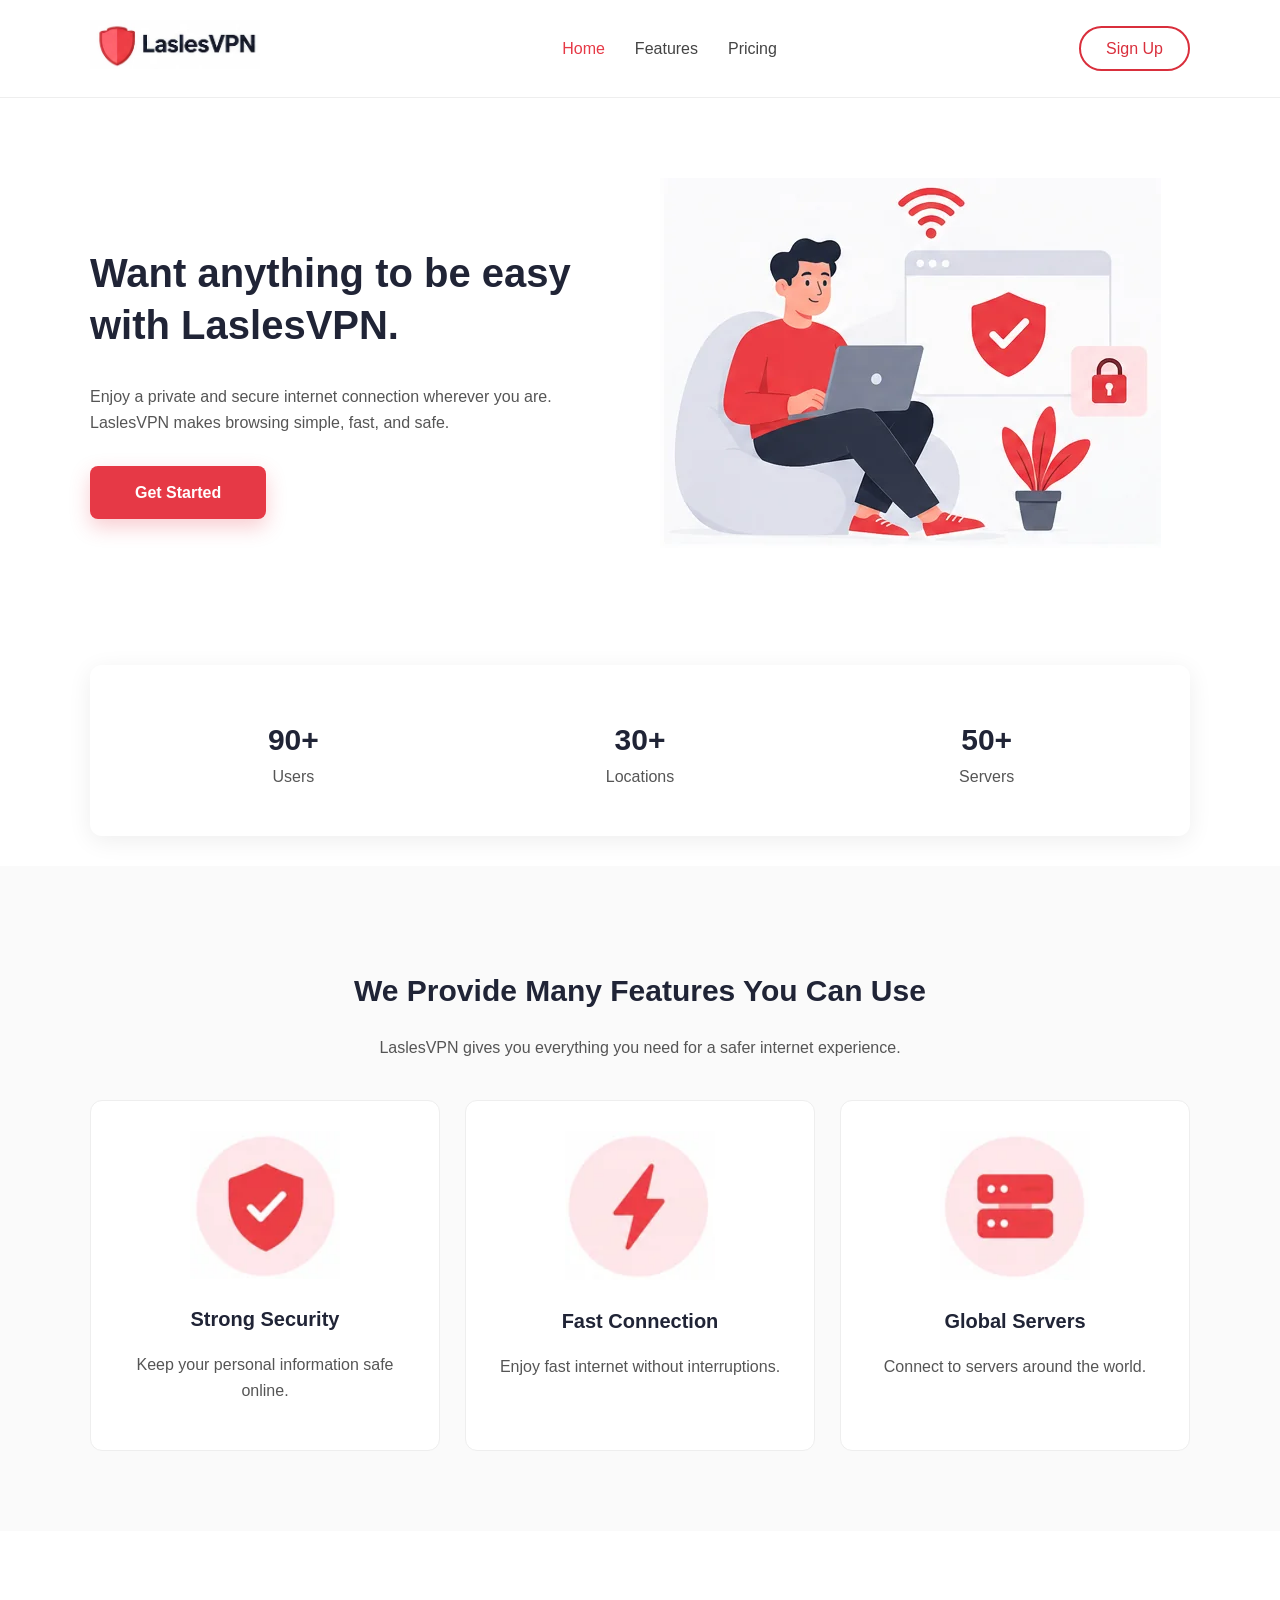
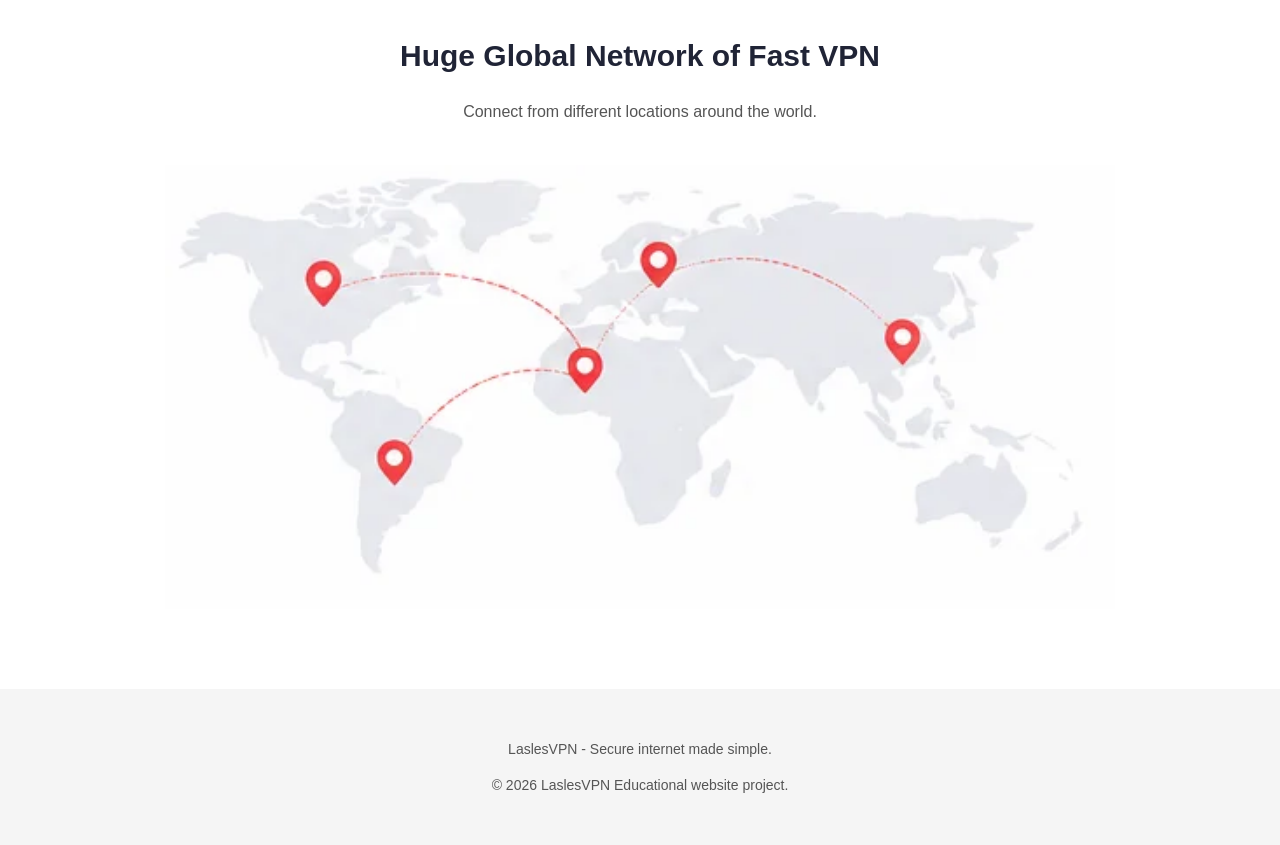
<file: mtm6201-midterm/index.html>
<!DOCTYPE html>
<html lang="en">
<head>
  <meta charset="UTF-8">
  <meta name="viewport" content="width=device-width, initial-scale=1.0">
  <meta name="description" content="LaslesVPN - A fast and secure VPN service.">
  <title>LaslesVPN - Home</title>
  <link rel="stylesheet" href="CSS/main.css">
</head>

<body>

  <a href="#main-content" class="skip-link">Skip to main content</a>

  <header>
    <div class="container header-content">

      <a href="index.html" class="logo">
        <picture>
          <source media="(min-width: 600px)" srcset="images/logo-large.webp">
          <img src="images/logo-small.webp" alt="LaslesVPN logo">
        </picture>
      </a>

      <nav aria-label="Main navigation">
        <ul>
          <li><a href="index.html" class="active">Home</a></li>
          <li><a href="features.html">Features</a></li>
          <li><a href="pricing.html">Pricing</a></li>
        </ul>
      </nav>

      <a href="pricing.html" class="nav-button">Sign Up</a>

    </div>
  </header>

  <main id="main-content">

    <section class="hero">
      <div class="container hero-content">

        <div class="hero-text">
          <h1>Want anything to be easy with LaslesVPN.</h1>

          <p>
            Enjoy a private and secure internet connection
            wherever you are. LaslesVPN makes browsing
            simple, fast, and safe.
          </p>

          <a href="pricing.html" class="button">Get Started</a>
        </div>

        <div class="hero-image">
          <picture>
            <source media="(min-width: 600px)" srcset="images/hero-illustration-large.webp">
            <img src="images/hero-illustration-small.webp"
                 alt="Person using a laptop with VPN security">
          </picture>
        </div>

      </div>
    </section>

    <section class="stats">
      <div class="container stats-content">

        <div class="stat">
          <h2>90+</h2>
          <p>Users</p>
        </div>

        <div class="stat">
          <h2>30+</h2>
          <p>Locations</p>
        </div>

        <div class="stat">
          <h2>50+</h2>
          <p>Servers</p>
        </div>

      </div>
    </section>

    <section class="features">
      <div class="container">

        <h2>We Provide Many Features You Can Use</h2>

        <p class="section-text">
          LaslesVPN gives you everything you need
          for a safer internet experience.
        </p>

        <div class="feature-list">

          <article class="feature-card">
            <img src="images/feature-security-small.webp"
                 srcset="images/feature-security-small.webp 240w, images/feature-security-large.webp 400w"
                 sizes="(max-width: 600px) 120px, 150px"
                 alt="Security shield">
            <h3>Strong Security</h3>
            <p>Keep your personal information safe online.</p>
          </article>

          <article class="feature-card">
            <img src="images/feature-speed-small.webp"
                 srcset="images/feature-speed-small.webp 240w, images/feature-speed-large.webp 400w"
                 sizes="(max-width: 600px) 120px, 150px"
                 alt="Fast connection icon">
            <h3>Fast Connection</h3>
            <p>Enjoy fast internet without interruptions.</p>
          </article>

          <article class="feature-card">
            <img src="images/feature-server-small.webp"
                 srcset="images/feature-server-small.webp 240w, images/feature-server-large.webp 400w"
                 sizes="(max-width: 600px) 120px, 150px"
                 alt="VPN server icon">
            <h3>Global Servers</h3>
            <p>Connect to servers around the world.</p>
          </article>

        </div>

      </div>
    </section>

    <section class="network">
      <div class="container">

        <h2>Huge Global Network of Fast VPN</h2>

        <p class="section-text">
          Connect from different locations around the world.
        </p>

        <picture>
          <source media="(min-width: 600px)" srcset="images/global-network-large.webp">
          <img src="images/global-network-small.webp"
               alt="World map showing VPN server connections">
        </picture>

      </div>
    </section>

  </main>

  <footer>
    <div class="container">
      <p>LaslesVPN - Secure internet made simple.</p>
      <p>&copy; 2026 LaslesVPN Educational website project.</p>
    </div>
  </footer>

</body>
</html>
</file>
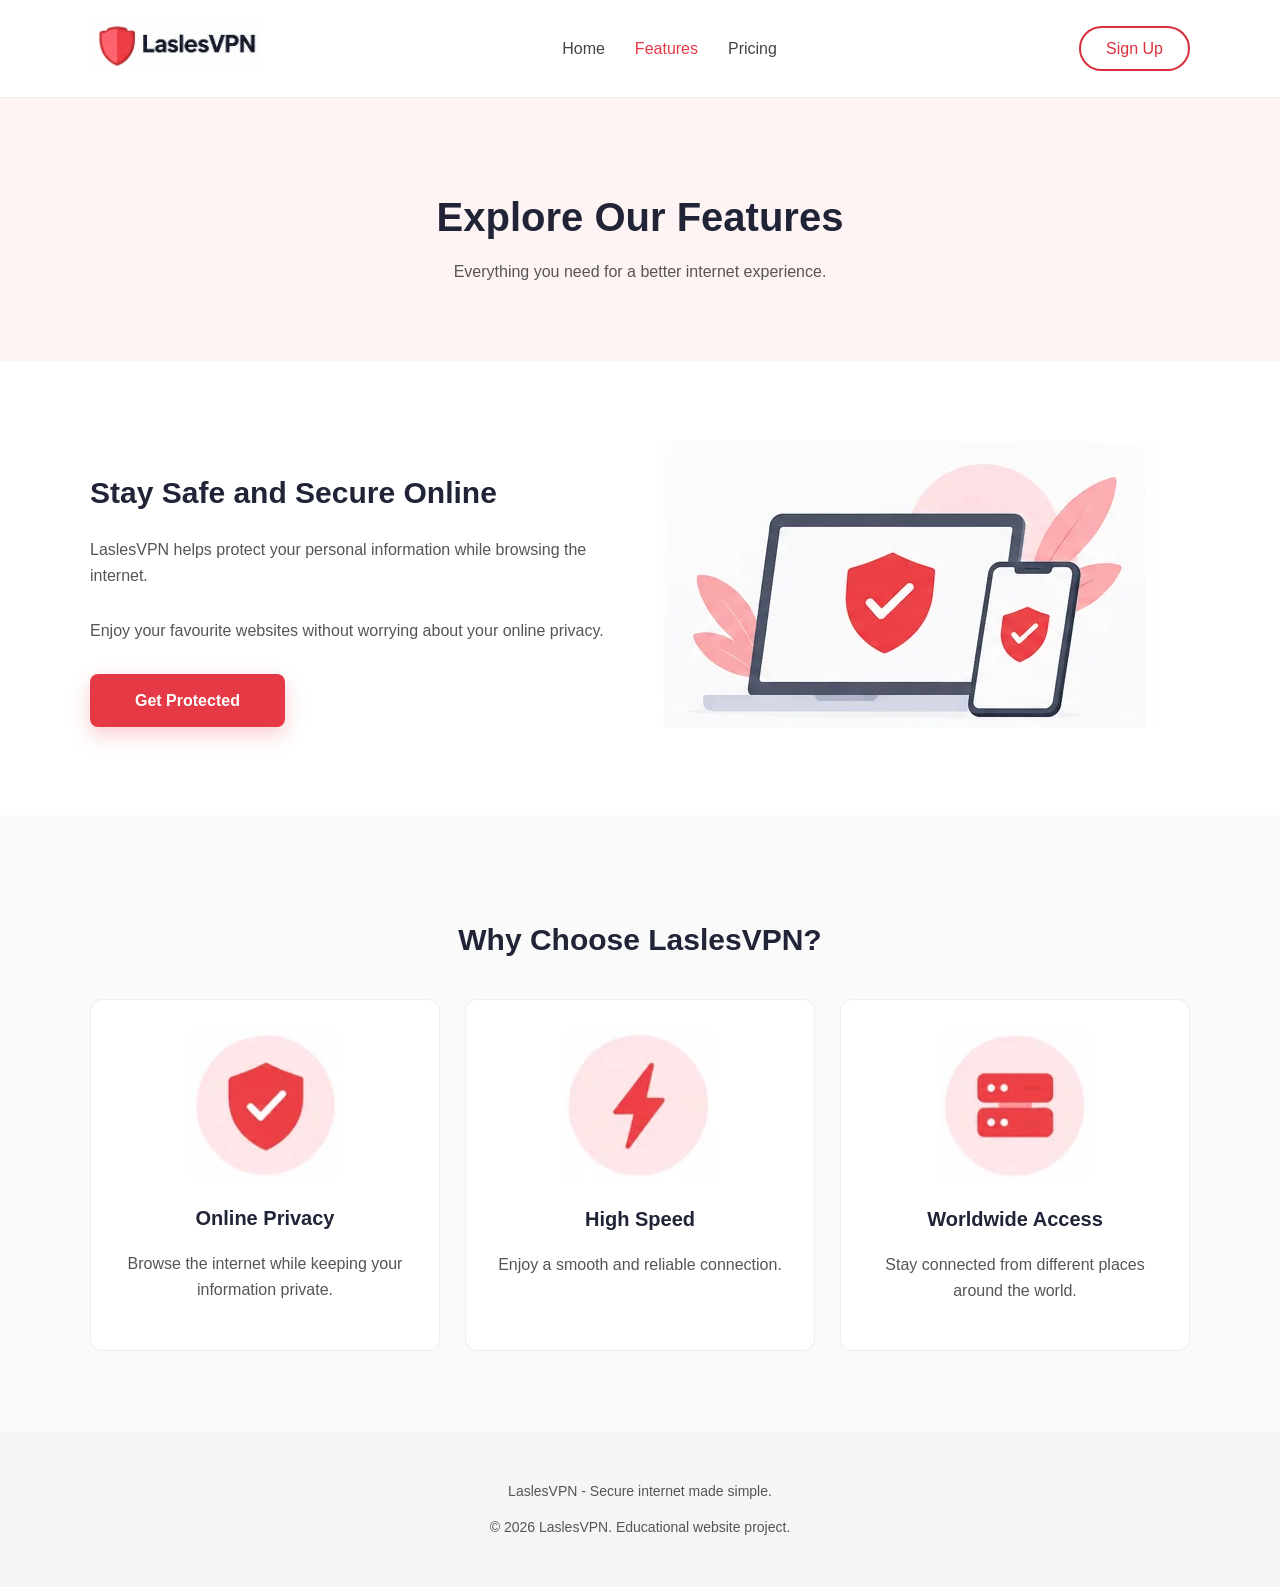
<file: mtm6201-midterm/features.html>
<!DOCTYPE html>
<html lang="en">
<head>
  <meta charset="UTF-8">
  <meta name="viewport" content="width=device-width, initial-scale=1.0">
  <meta name="description" content="Explore the features of LaslesVPN.">
  <title>LaslesVPN - Features</title>
  <link rel="stylesheet" href="CSS/main.css">
</head>

<body>

  <a href="#main-content" class="skip-link">Skip to main content</a>

  <header>
    <div class="container header-content">

      <a href="index.html" class="logo">
        <picture>
          <source media="(min-width: 600px)" srcset="images/logo-large.webp">
          <img src="images/logo-small.webp" alt="LaslesVPN logo">
        </picture>
      </a>

      <nav aria-label="Main navigation">
        <ul>
          <li><a href="index.html">Home</a></li>
          <li><a href="features.html" class="active">Features</a></li>
          <li><a href="pricing.html">Pricing</a></li>
        </ul>
      </nav>

      <a href="pricing.html" class="nav-button">Sign Up</a>

    </div>
  </header>

  <main id="main-content">

    <section class="page-heading">
      <div class="container">
        <h1>Explore Our Features</h1>
        <p>Everything you need for a better internet experience.</p>
      </div>
    </section>

    <section class="hero">
      <div class="container hero-content">

        <div class="hero-text">
          <h2>Stay Safe and Secure Online</h2>

          <p>
            LaslesVPN helps protect your personal
            information while browsing the internet.
          </p>

          <p>
            Enjoy your favourite websites without
            worrying about your online privacy.
          </p>

          <a href="pricing.html" class="button">Get Protected</a>
        </div>

        <div class="hero-image">
          <picture>
            <source media="(min-width: 600px)" srcset="images/devices-large.webp">
            <img src="images/devices-small.webp"
                 alt="Laptop and phone protected with VPN security">
          </picture>
        </div>

      </div>
    </section>

    <section class="features">
      <div class="container">

        <h2>Why Choose LaslesVPN?</h2>

        <div class="feature-list">

          <article class="feature-card">
            <img src="images/feature-security-small.webp"
                 srcset="images/feature-security-small.webp 240w, images/feature-security-large.webp 400w"
                 sizes="(max-width: 600px) 120px, 150px"
                 alt="Security shield">
            <h3>Online Privacy</h3>
            <p>Browse the internet while keeping your information private.</p>
          </article>

          <article class="feature-card">
            <img src="images/feature-speed-small.webp"
                 srcset="images/feature-speed-small.webp 240w, images/feature-speed-large.webp 400w"
                 sizes="(max-width: 600px) 120px, 150px"
                 alt="Fast connection icon">
            <h3>High Speed</h3>
            <p>Enjoy a smooth and reliable connection.</p>
          </article>

          <article class="feature-card">
            <img src="images/feature-server-small.webp"
                 srcset="images/feature-server-small.webp 240w, images/feature-server-large.webp 400w"
                 sizes="(max-width: 600px) 120px, 150px"
                 alt="Server icon">
            <h3>Worldwide Access</h3>
            <p>Stay connected from different places around the world.</p>
          </article>

        </div>

      </div>
    </section>

  </main>

  <footer>
    <div class="container">
      <p>LaslesVPN - Secure internet made simple.</p>
      <p>&copy; 2026 LaslesVPN. Educational website project.</p>
    </div>
  </footer>

</body>
</html>
</file>
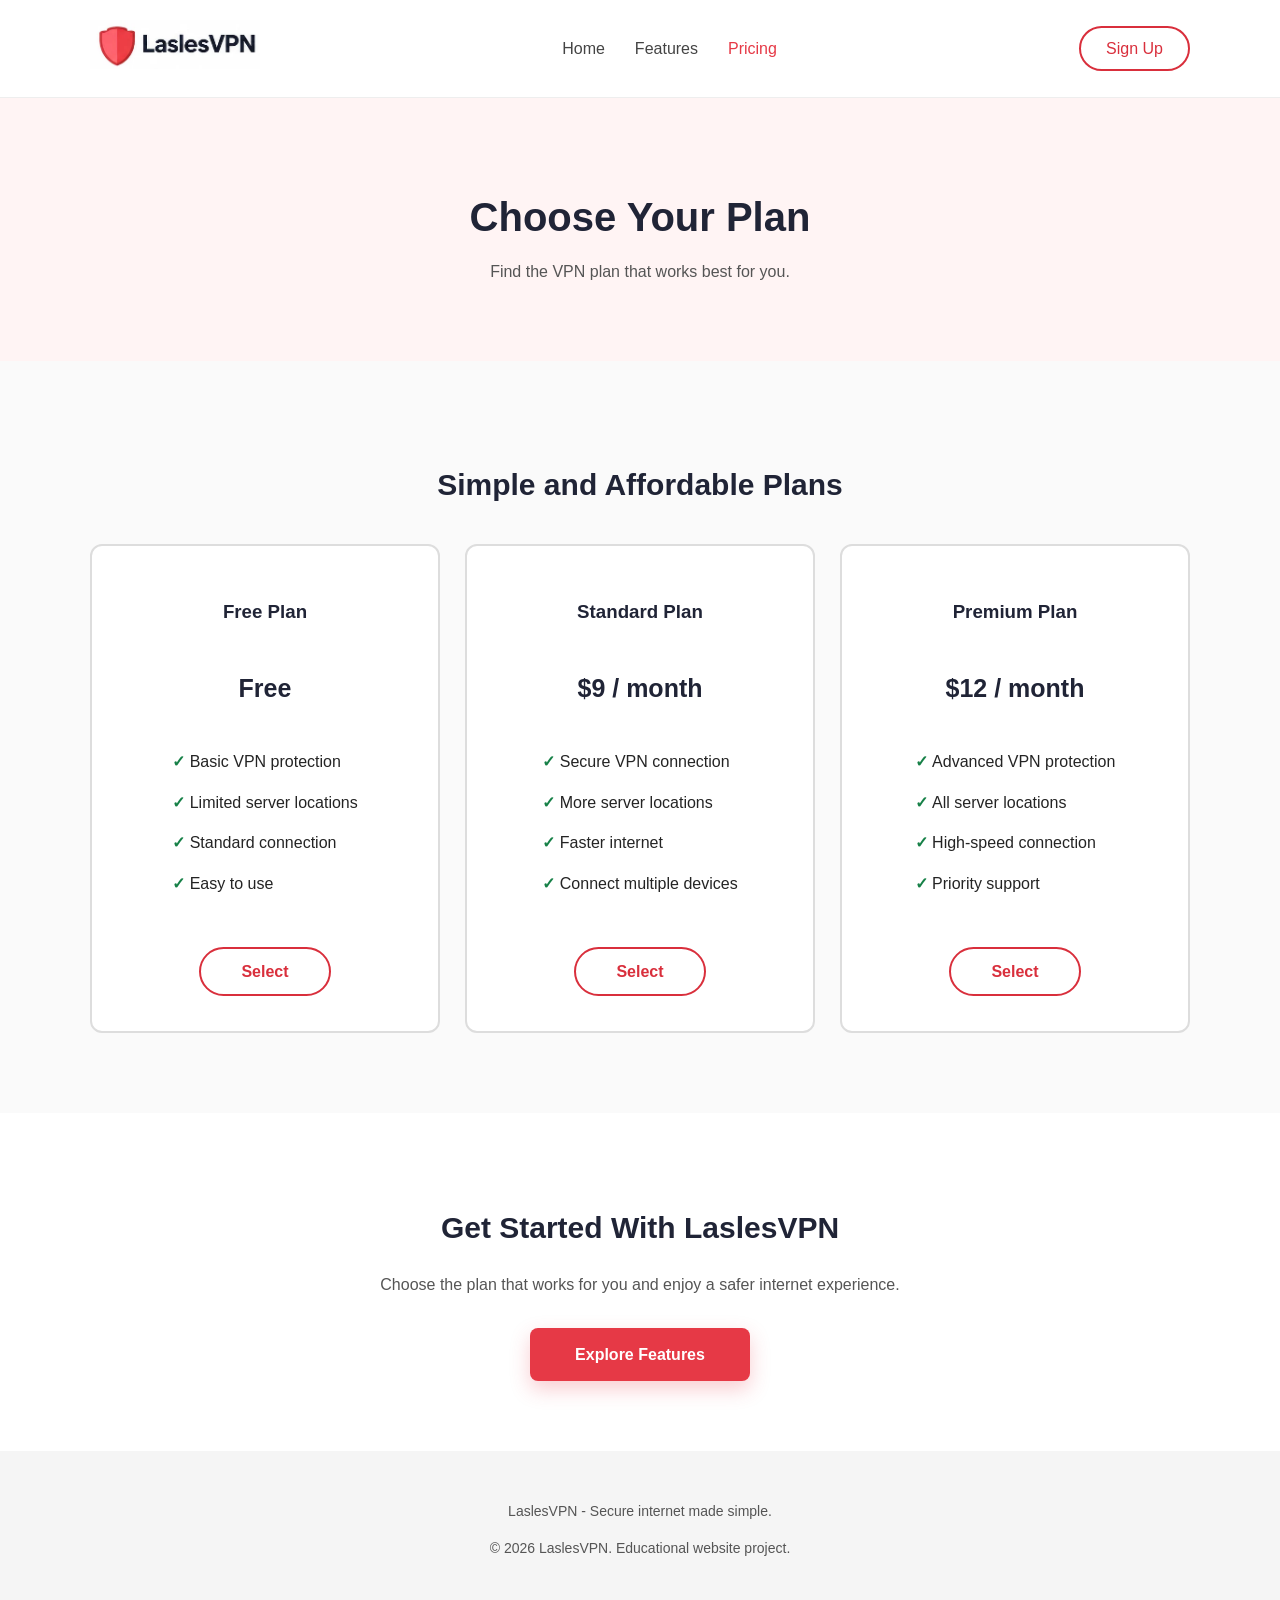
<file: mtm6201-midterm/pricing.html>
<!DOCTYPE html>
<html lang="en">
<head>
  <meta charset="UTF-8">
  <meta name="viewport" content="width=device-width, initial-scale=1.0">
  <meta name="description" content="View the LaslesVPN plans.">
  <title>LaslesVPN - Pricing</title>
  <link rel="stylesheet" href="CSS/main.css">
</head>

<body>

  <a href="#main-content" class="skip-link">Skip to main content</a>

  <header>
    <div class="container header-content">

      <a href="index.html" class="logo">
        <picture>
          <source media="(min-width: 600px)" srcset="images/logo-large.webp">
          <img src="images/logo-small.webp" alt="LaslesVPN logo">
        </picture>
      </a>

      <nav aria-label="Main navigation">
        <ul>
          <li><a href="index.html">Home</a></li>
          <li><a href="features.html">Features</a></li>
          <li><a href="pricing.html" class="active">Pricing</a></li>
        </ul>
      </nav>

      <a href="#plans" class="nav-button">Sign Up</a>

    </div>
  </header>

  <main id="main-content">

    <section class="page-heading">
      <div class="container">
        <h1>Choose Your Plan</h1>
        <p>Find the VPN plan that works best for you.</p>
      </div>
    </section>

    <section class="pricing" id="plans">
      <div class="container">

        <h2>Simple and Affordable Plans</h2>

        <div class="pricing-list">

          <article class="pricing-card">
            <h3>Free Plan</h3>
            <p class="price">Free</p>

            <ul>
              <li>Basic VPN protection</li>
              <li>Limited server locations</li>
              <li>Standard connection</li>
              <li>Easy to use</li>
            </ul>

            <a href="mailto:hello@example.com?subject=Free%20Plan"
               class="select-button">Select</a>
          </article>

          <article class="pricing-card">
            <h3>Standard Plan</h3>
            <p class="price">$9 / month</p>

            <ul>
              <li>Secure VPN connection</li>
              <li>More server locations</li>
              <li>Faster internet</li>
              <li>Connect multiple devices</li>
            </ul>

            <a href="mailto:hello@example.com?subject=Standard%20Plan"
               class="select-button">Select</a>
          </article>

          <article class="pricing-card">
            <h3>Premium Plan</h3>
            <p class="price">$12 / month</p>

            <ul>
              <li>Advanced VPN protection</li>
              <li>All server locations</li>
              <li>High-speed connection</li>
              <li>Priority support</li>
            </ul>

            <a href="mailto:hello@example.com?subject=Premium%20Plan"
               class="select-button">Select</a>
          </article>

        </div>

      </div>
    </section>

    <section class="contact">
      <div class="container">

        <h2>Get Started With LaslesVPN</h2>

        <p>
          Choose the plan that works for you
          and enjoy a safer internet experience.
        </p>

        <a href="features.html" class="button">Explore Features</a>

      </div>
    </section>

  </main>

  <footer>
    <div class="container">
      <p>LaslesVPN - Secure internet made simple.</p>
      <p>&copy; 2026 LaslesVPN. Educational website project.</p>
    </div>
  </footer>

</body>
</html>
</file>
<file: mtm6201-midterm/CSS/main.css>
* {
  box-sizing: border-box;
}

html {
  scroll-behavior: smooth;
}

body {
  margin: 0;
  font-family: Arial, sans-serif;
  color: #242424;
  background-color: white;
  line-height: 1.6;
}

.container {
  width: 90%;
  max-width: 1100px;
  margin: 0 auto;
}

h1, h2, h3 {
  line-height: 1.3;
  color: #202436;
}

h1 {
  font-size: 40px;
}

h2 {
  font-size: 30px;
}

p {
  color: #555555;
}

img {
  max-width: 100%;
  height: auto;
}


.skip-link {
  position: absolute;
  top: -100px;
  left: 10px;
  background-color: white;
  color: black;
  padding: 10px;
  z-index: 10;
}

.skip-link:focus {
  top: 10px;
}

a:focus-visible {
  outline: 3px solid #202436;
  outline-offset: 4px;
}


header {
  background-color: white;
  padding: 20px 0;
  border-bottom: 1px solid #eeeeee;
}

.header-content {
  display: flex;
  justify-content: space-between;
  align-items: center;
  gap: 20px;
}

.logo img {
  width: 170px;
}

nav ul {
  list-style: none;
  display: flex;
  gap: 30px;
  padding: 0;
  margin: 0;
}

nav a {
  text-decoration: none;
  color: #444444;
}

nav a:hover,
nav .active {
  color: #e63946;
}

.nav-button {
  text-decoration: none;
  color: #d92f3c;
  border: 2px solid #d92f3c;
  border-radius: 25px;
  padding: 8px 25px;
}

.nav-button:hover {
  color: white;
  background-color: #d92f3c;
}



.button {
  display: inline-block;
  padding: 14px 45px;
  color: white;
  background-color: #e63946;
  text-decoration: none;
  border-radius: 8px;
  font-weight: bold;
  box-shadow: 0 8px 20px #e6394640;
  transition: background-color 0.3s, transform 0.3s;
}

.button:hover {
  background-color: #b91f2c;
  transform: translateY(-4px);
}


.hero {
  padding: 80px 0;
}

.hero-content {
  display: flex;
  align-items: center;
  gap: 40px;
}

.hero-text {
  flex: 1;
}

.hero-text p {
  margin-bottom: 30px;
}

.hero-image {
  flex: 1;
}


.hero-image img {
  animation: fade-in 1.5s ease;
}

@keyframes fade-in {
  from {
    opacity: 0;
    transform: translateY(30px);
  }

  to {
    opacity: 1;
    transform: translateY(0);
  }
}


.stats {
  padding: 30px 0;
}

.stats-content {
  display: flex;
  justify-content: space-around;
  text-align: center;
  border-radius: 12px;
  padding: 30px;
  box-shadow: 0 5px 25px #00000012;
}

.stat {
  flex: 1;
}

.stat h2 {
  margin-bottom: 0;
}

.stat p {
  margin-top: 5px;
}


.features {
  padding: 80px 0;
  text-align: center;
  background-color: #fafafa;
}

.section-text {
  max-width: 550px;
  margin: 0 auto 40px;
}

.feature-list {
  display: grid;
  grid-template-columns: repeat(3, 1fr);
  gap: 25px;
  margin-top: 40px;
}

.feature-card {
  padding: 30px 20px;
  border: 1px solid #eeeeee;
  border-radius: 12px;
  background-color: white;
  transition: transform 0.3s, box-shadow 0.3s;
}

.feature-card img {
  width: 150px;
}

.feature-card h3 {
  font-size: 20px;
}



.feature-card:hover {
  transform: translateY(-10px);
  box-shadow: 0 10px 25px #00000015;
}


.network {
  padding: 80px 0;
  text-align: center;
}

.network img {
  display: block;
  width: 100%;
  max-width: 950px;
  margin: 40px auto 0;
}



.page-heading {
  background-color: #fff4f4;
  padding: 60px 0;
  text-align: center;
}

.page-heading h1 {
  margin-bottom: 10px;
}


.pricing {
  padding: 80px 0;
  text-align: center;
  background-color: #fafafa;
}

.pricing-list {
  display: grid;
  grid-template-columns: repeat(3, 1fr);
  gap: 25px;
  margin-top: 40px;
}

.pricing-card {
  background-color: white;
  padding: 35px 25px;
  border: 2px solid #dddddd;
  border-radius: 12px;
  display: flex;
  flex-direction: column;
  align-items: center;
}

.pricing-card:hover {
  border-color: #e63946;
}

.price {
  font-size: 25px;
  font-weight: bold;
  color: #202436;
}

.pricing-card ul {
  list-style: none;
  padding: 0;
  margin-bottom: 35px;
  text-align: left;
}

.pricing-card li {
  margin-bottom: 15px;
}

.pricing-card li::before {
  content: "✓ ";
  color: #168047;
  font-weight: bold;
}

.select-button {
  display: inline-block;
  margin-top: auto;
  padding: 10px 40px;
  border: 2px solid #d92f3c;
  border-radius: 25px;
  color: #d92f3c;
  text-decoration: none;
  font-weight: bold;
}

.select-button:hover {
  background-color: #d92f3c;
  color: white;
}


.contact {
  padding: 70px 0;
  text-align: center;
}

.contact p {
  margin-bottom: 30px;
}


footer {
  background-color: #f5f5f5;
  padding: 35px 0;
  text-align: center;
}

footer p {
  font-size: 14px;
}


@media screen and (max-width: 900px) {

  .hero-content {
    flex-direction: column;
    text-align: center;
  }

  .hero-text {
    max-width: 600px;
  }

  .hero-image {
    max-width: 550px;
  }

  .feature-list,
  .pricing-list {
    grid-template-columns: repeat(2, 1fr);
  }

}


@media screen and (max-width: 600px) {

  h1 {
    font-size: 30px;
  }

  h2 {
    font-size: 25px;
  }

  .header-content {
    flex-direction: column;
  }

  nav ul {
    gap: 20px;
  }

  .nav-button {
    display: none;
  }

  .hero {
    padding: 40px 0;
  }

  .features,
  .network,
  .pricing {
    padding: 50px 0;
  }

  .stats-content {
    flex-direction: column;
    gap: 15px;
  }

  .feature-list,
  .pricing-list {
    grid-template-columns: 1fr;
  }

  .page-heading {
    padding: 35px 0;
  }

}


@media (prefers-reduced-motion: reduce) {

  html {
    scroll-behavior: auto;
  }

  .hero-image img {
    animation: none;
  }

  .feature-card,
  .button {
    transition: none;
  }

}
</file>
